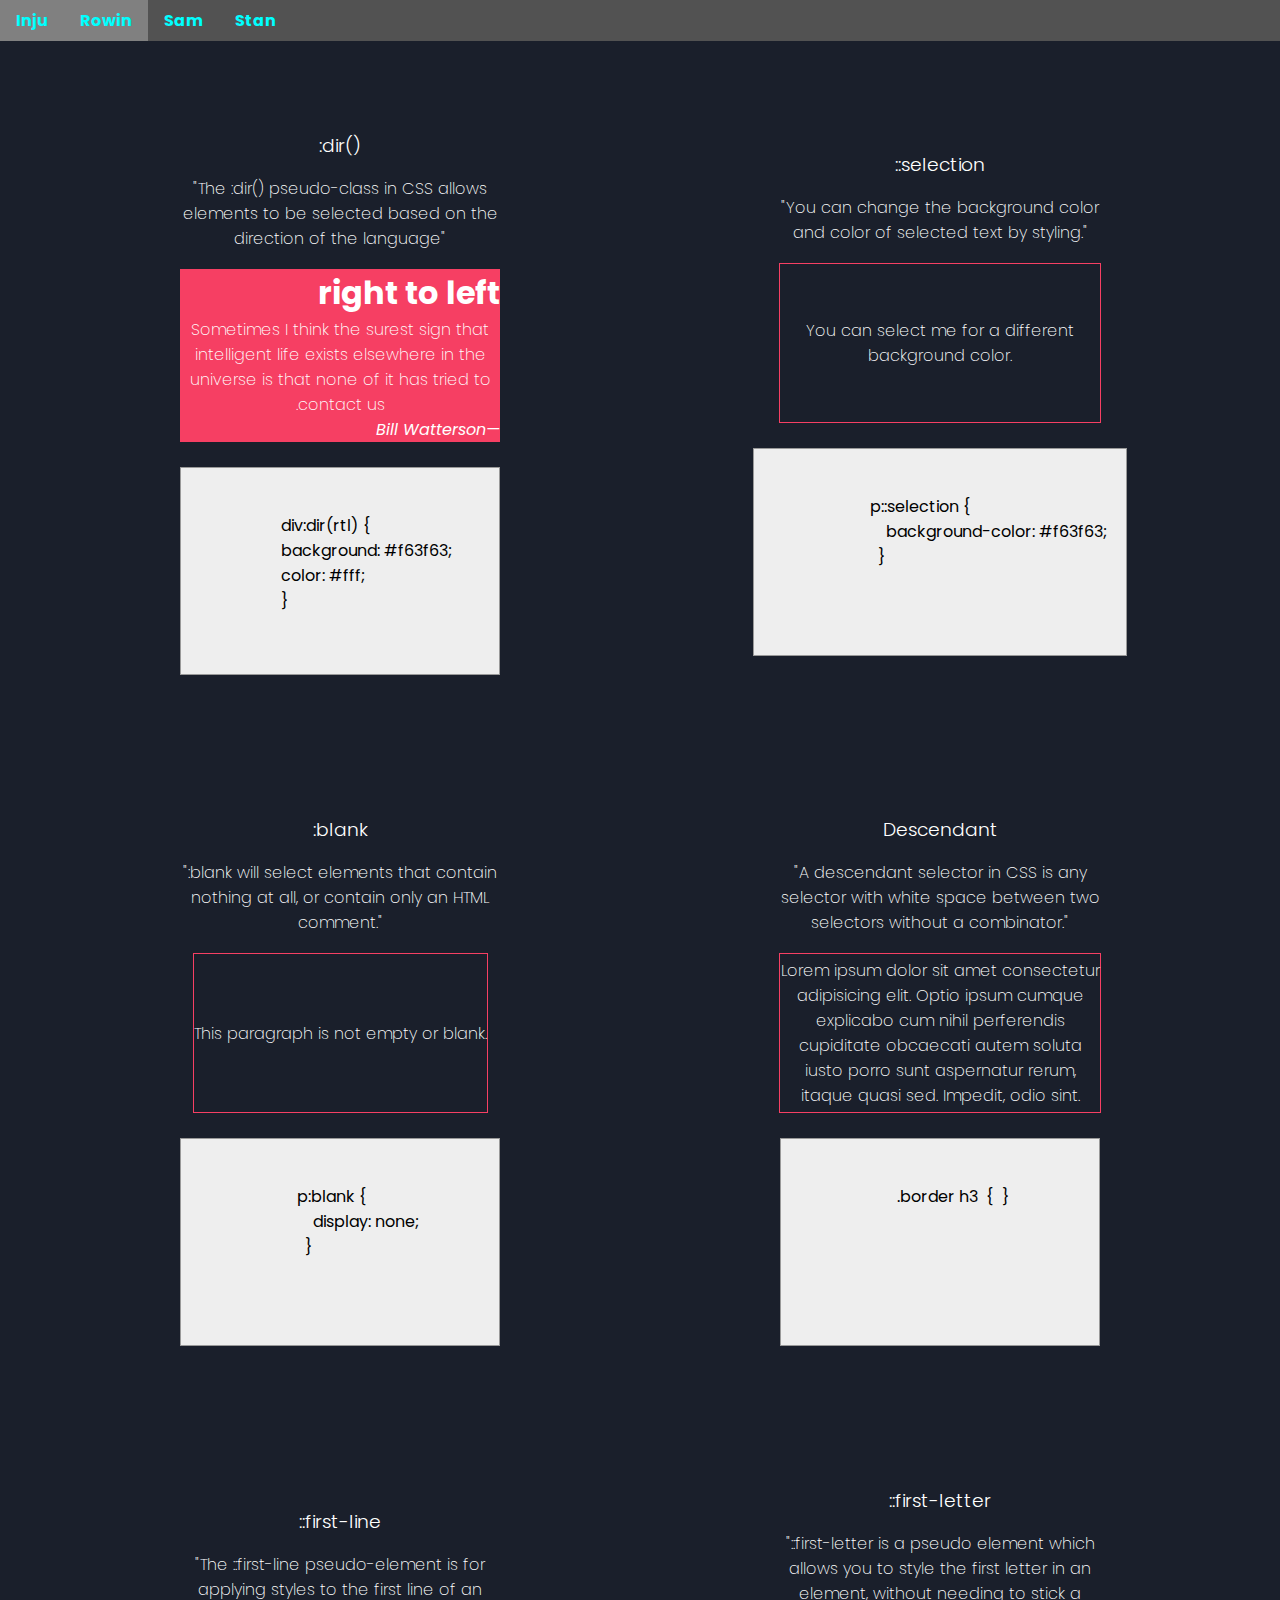
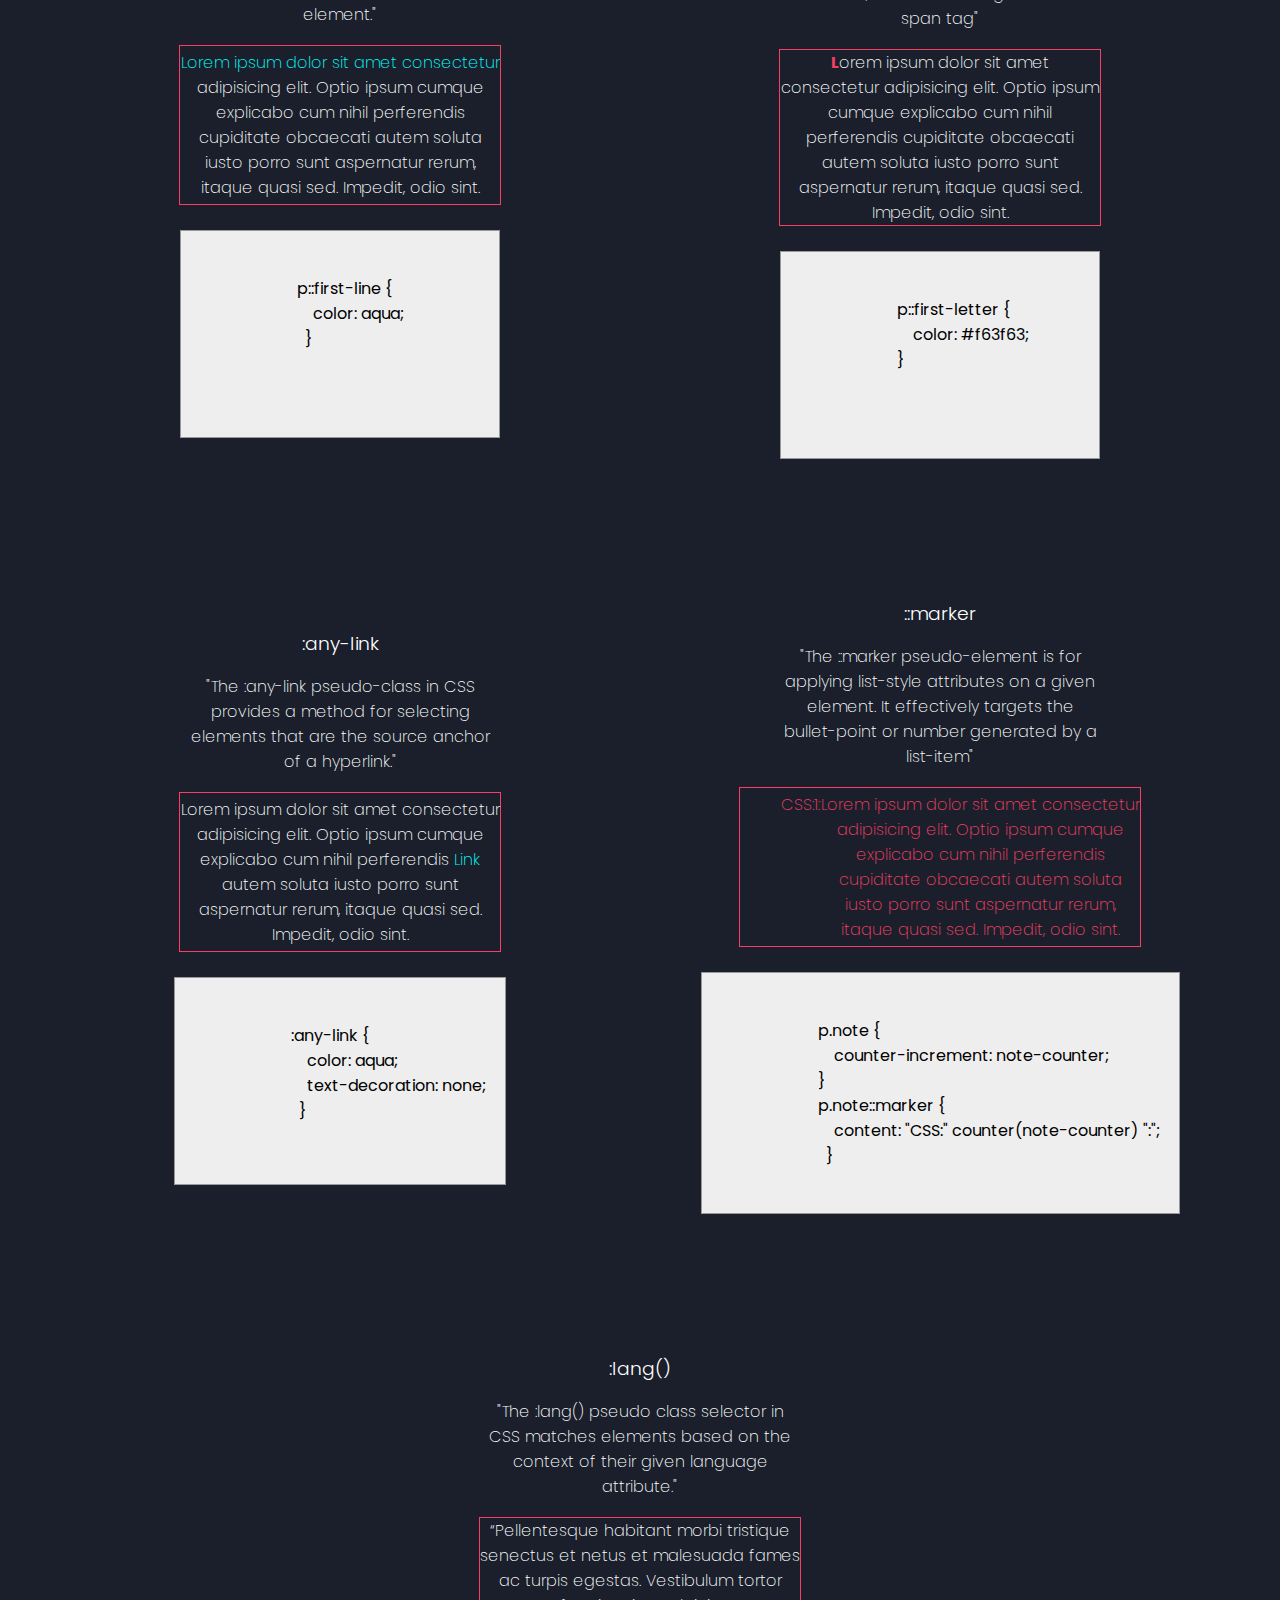
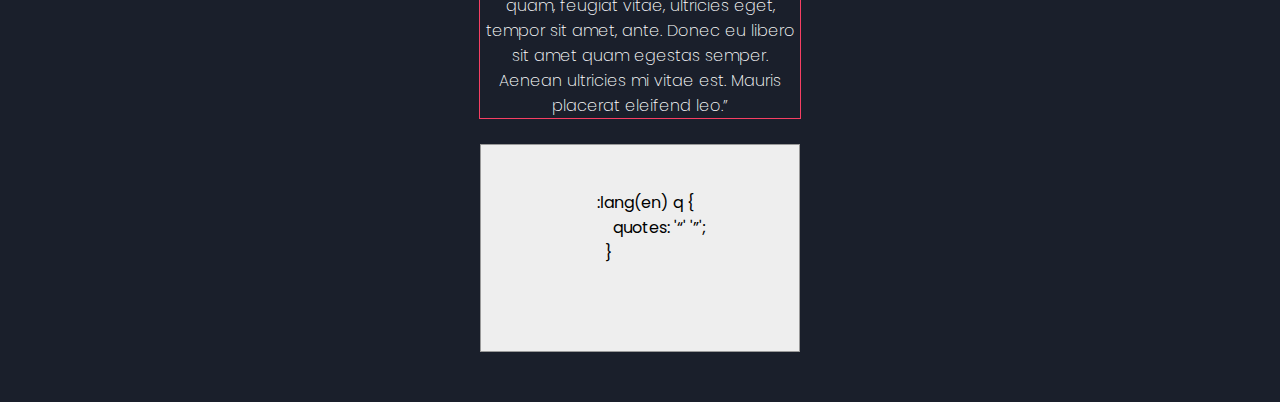
<file: index.html>
<!DOCTYPE html>
<html lang="en">
<head>
    <meta charset="UTF-8">
    <meta name="viewport" content="width=device-width, initial-scale=1.0">
    <link rel="stylesheet" href="style/style.css">
    <title>CSS to the rescue</title>
</head>
<body>
  <header>
    <nav>
      <ul>
        <li>
          <a href="https://injumichorius.github.io/CSS/">Inju</a>
        </li>
        <li>
          <a href="https://rowinruizendaal.github.io/css-to-the-rescue-2021/index.html" class="active">Rowin</a>
        </li>
        <li>
          <a href="https://samslotemaker.github.io/css-to-the-rescue-2021/kennismakings-opdracht/index.html">Sam</a>
        </li>
        <li>
          <a href="https://stanbankras.github.io/css-to-the-rescue-2021/index.html">Stan</a>
        </li>
      </ul>
    </nav>
  </header>
    <main>
        <section>
            <div class="container">
                <h3>:dir()</h3>
                <blockquote>"The :dir() pseudo-class in CSS allows elements to be selected based on the direction of the language"</blockquote>
                <div dir="rtl">
                    <h1>right to left</h1>
                    <p>Sometimes I think the surest sign that intelligent life exists elsewhere in the universe is that none of it has tried to contact us.</p>
                    <cite>&mdash;Bill Watterson</cite>
                  </div>
                <pre>
                    <code>    
                    div:dir(rtl) {
                    background: #f63f63;
                    color: #fff;
                    }
                    </code>
                  </pre>
            </div>
            <div class="container">
                <h3>::selection</h3>
                <blockquote>"You can change the background color and color of selected text by styling."</blockquote>
                <div class="border">
                    <p class='example-background-color'>You can select me for a different background color.</p>
                  </div>
                <pre>
                    <code>    
                        p::selection {
                            background-color: #f63f63;
                          }
                        </code>
                  </pre>
            </div>
            <div class="container">
                <h3>:blank</h3>
                <blockquote>":blank will select elements that contain nothing at all, or contain only an HTML comment."</blockquote>
                <div class="border">
                    <p>This paragraph is not empty or blank.</p>
                    <p><!-- nothing but a comment--></p>
                  </div>
                <pre>
                    <code>    
                        p:blank {
                            display: none;
                          }
                        </code>
                  </pre>
            </div>
            <div class="container">
                <h3>Descendant</h3>
                <blockquote>"A descendant selector in CSS is any selector with white space between two selectors without a combinator."</blockquote>
                <div class="border">
                    <p>Lorem ipsum dolor sit amet consectetur adipisicing elit. Optio ipsum cumque explicabo cum nihil perferendis cupiditate obcaecati autem soluta iusto porro sunt aspernatur rerum, itaque quasi sed. Impedit, odio sint.</p>
                  </div>
                <pre>
                    <code>    
                        .border h3  {  }
                        </code>
                  </pre>
            </div>
            <div class="container">
                <h3>::first-line</h3>
                <blockquote>"The ::first-line pseudo-element is for applying styles to the first line of an element."</blockquote>
                <div class="border">
                    <p class="first-line">Lorem ipsum dolor sit amet consectetur adipisicing elit. Optio ipsum cumque explicabo cum nihil perferendis cupiditate obcaecati autem soluta iusto porro sunt aspernatur rerum, itaque quasi sed. Impedit, odio sint.</p>
                  </div>
                <pre>
                    <code>    
                        p::first-line {
                            color: aqua;
                          }
                        </code>
                  </pre>
            </div>
            <div class="container">
                <h3>::first-letter</h3>
                <blockquote>"::first-letter is a pseudo element which allows you to style the first letter in an element, without needing to stick a span tag"</blockquote>
                <div class="border">
                    <p class="first-letter">Lorem ipsum dolor sit amet consectetur adipisicing elit. Optio ipsum cumque explicabo cum nihil perferendis cupiditate obcaecati autem soluta iusto porro sunt aspernatur rerum, itaque quasi sed. Impedit, odio sint.</p>
                  </div>
                <pre>
                    <code>    
                        p::first-letter {
                            color: #f63f63;
                        }
                        </code>
                  </pre>
            </div>
            <div class="container">
                <h3>:any-link</h3>
                <blockquote>"The :any-link pseudo-class in CSS provides a method for selecting elements that are the source anchor of a hyperlink."</blockquote>
                <div class="border">
                    <p>Lorem ipsum dolor sit amet consectetur adipisicing elit. Optio ipsum cumque explicabo cum nihil perferendis <a href="https://google.com" target="_blank">Link</a> autem soluta iusto porro sunt aspernatur rerum, itaque quasi sed. Impedit, odio sint.</p>
                  </div>
                <pre>
                    <code>    
                        :any-link {
                            color: aqua;
                            text-decoration: none;
                          }
                        </code>
                  </pre>
            </div>
            <div class="container">
                <h3>::marker</h3>
                <blockquote>"The ::marker pseudo-element is for applying list-style attributes on a given element. It effectively targets the bullet-point or number generated by a list-item"</blockquote>
                <div class="border">
                    <p class="note">Lorem ipsum dolor sit amet consectetur adipisicing elit. Optio ipsum cumque explicabo cum nihil perferendis cupiditate obcaecati autem soluta iusto porro sunt aspernatur rerum, itaque quasi sed. Impedit, odio sint.</p>
                  </div>
                <pre>
                    <code>    
                        p.note {
                            counter-increment: note-counter;
                        }
                        p.note::marker {
                            content: "CSS:" counter(note-counter) ":";
                          }
                        </code>
                  </pre>
            </div>
            <div class="container">
                <h3>:lang()</h3>
                <blockquote>"The :lang() pseudo class selector in CSS matches elements based on the context of their given language attribute."</blockquote>
                <div class="border">
                    <p><q>Pellentesque habitant morbi tristique senectus et netus et malesuada fames ac turpis egestas. Vestibulum tortor quam, feugiat vitae, ultricies eget, tempor sit amet, ante. Donec eu libero sit amet quam egestas semper. Aenean ultricies mi vitae est. Mauris placerat eleifend leo.</q></p>
                  </div>
                <pre>
                    <code>    
                        :lang(en) q { 
                            quotes: '“' '”'; 
                          }
                        </code>
                  </pre>
            </div>
        </section>
        
    </main>
</body>
</html>
</file>
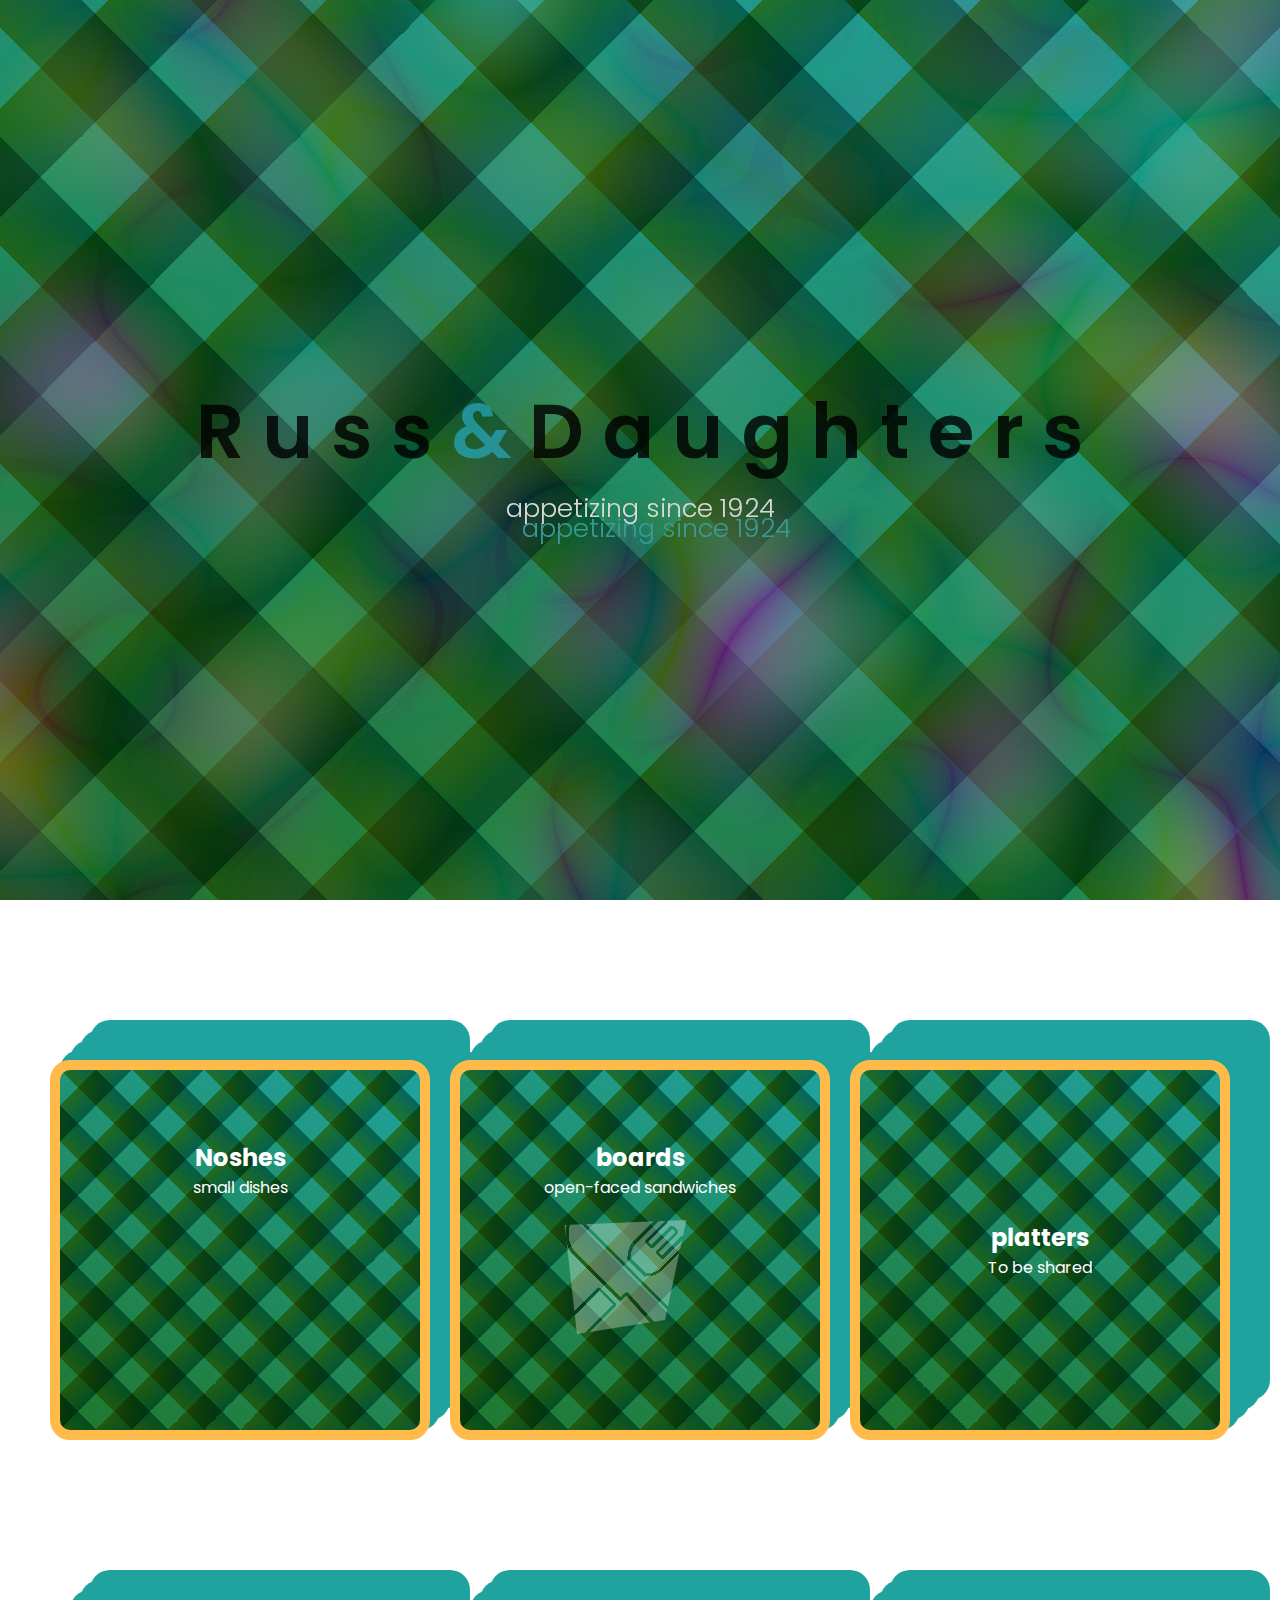
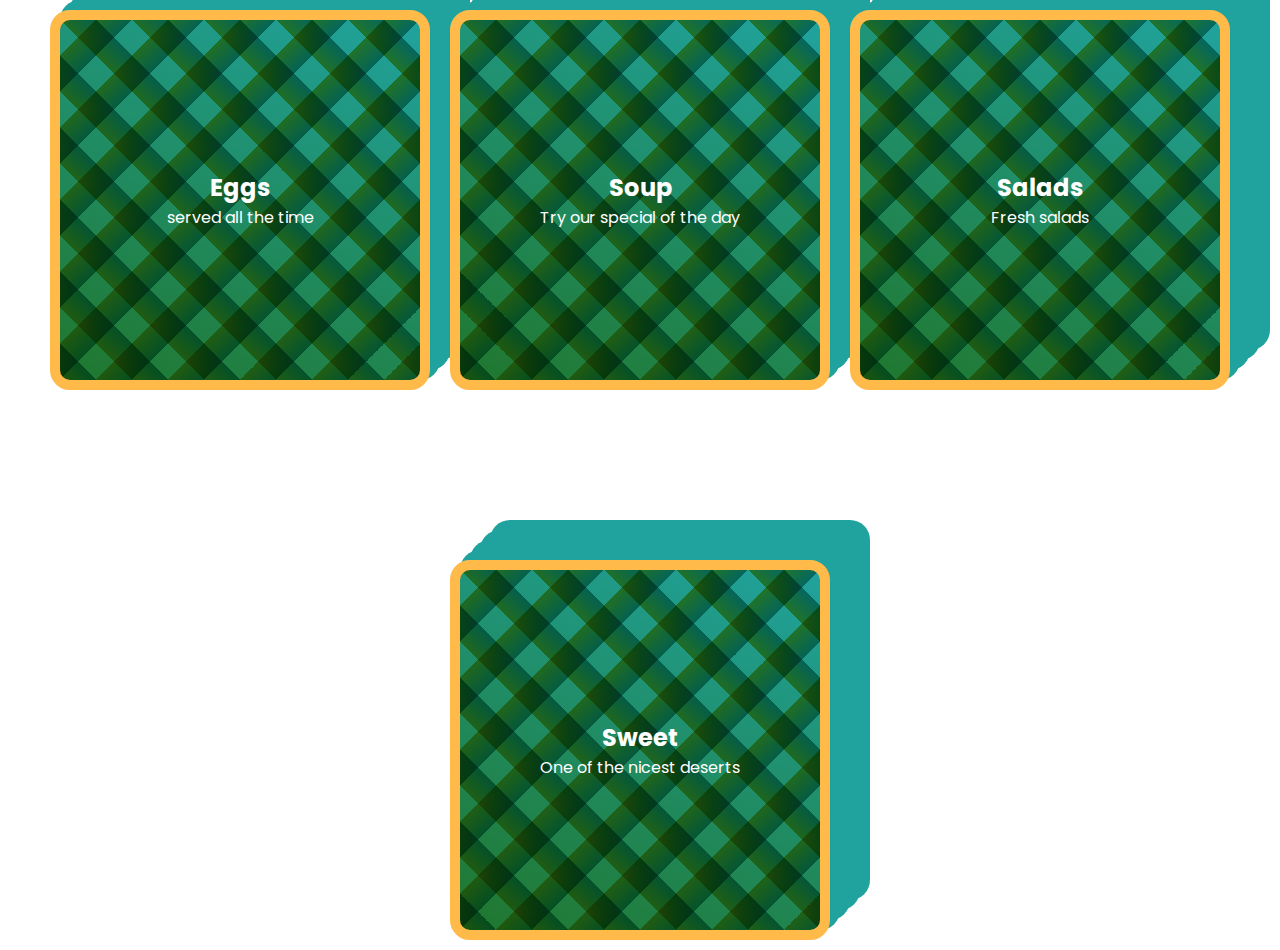
<file: docs/assignments/menu.html>
<!DOCTYPE html>
<html>

<head>
    <meta charset="utf-8" />
    <title>A template for a responsive restaurant menu</title>
    <meta name="viewport" content="width=device-width, initial-scale=1">
    <link rel="stylesheet" href="style/style.css">
    <!-- SUGGESTIONS FOR STYLING
	https://duckduckgo.com/?q=beautiful+restaurant+menus&t=ffab&iax=images&ia=images
	-->
</head>

<body>
    <header>
        <h1>
            <span>R</span>
            <span>u</span>
            <span>s</span>
            <span>s</span>
            <span>&</span>
            <span>D</span>
            <span>a</span>
            <span>u</span>
            <span>g</span>
            <span>h</span>
            <span>t</span>
            <span>e</span>
            <span>r</span>
            <span>s</span>
        </h1>
        <p>appetizing since 1924</p>

        <svg xmlns="http://www.w3.org/2000/svg" viewBox="0 0 1440 320">
            <filter id="displacementFilter">
                <feTurbulence type="turbulence" baseFrequency="0.004" numOctaves="1" result="turbulence" />
            </filter>
        </svg>
    </header>

    <main>
        <section tabindex="1">
            <header>
                <h2>Noshes</h2>
                <p>small dishes</p>
                <!-- background image svg with filter-->
                <div>
                    <svg xmlns="http://www.w3.org/2000/svg" viewBox="0 0 1440 320">
                        <filter id="filter" x="-20%" y="-20%" width="140%" height="140%" filterUnits="objectBoundingBox"
                            primitiveUnits="userSpaceOnUse" color-interpolation-filters="linearRGB">
                            <feSpecularLighting surfaceScale="5" specularConstant="0.5" specularExponent="10"
                                lighting-color="#1A5E6" x="0%" y="0%" width="100%" height="100%" in="colormatrix1"
                                result="specularLighting">
                                <feDistantLight azimuth="3" elevation="55" />
                            </feSpecularLighting>
                        </filter>
                    </svg>
                </div>
            </header>

            <article>
                <h3>Russ &amp; Daughters Knishes</h3>
                <p>Potato, carmelized onion, mustard</p>
                <div>8</div>
            </article>

            <article>
                <h3>Hot Smoke/Cold Smoke</h3>
                <p>Kippered baked Salmon &amp; Scottish smoked salmon spread, waffle-cut potato chips</p>
                <div>13</div>
            </article>

            <article>
                <h3>Potato latkes</h3>
                <p>Salmon roe and creme fraiche</p>
                <div>13</div>
            </article>

            <article>
                <h3>Kasha Varnishkas</h3>
                <p>buckwheat, caramelized onion, bowtie egg noodles</p>
            </article>

            <article>
                <h3>Chopped liver</h3>
                <p>Matzo, pickled red onion</p>
                <div>9</div>
            </article>

            <article>
                <h3>Super heebster</h3>
                <p>whitefish &amp; baked salmon salad, wasabi-infused fish roe, horseradish dill cream cheese, bagel
                    toast
                </p>
                <div>10</div>
            </article>

            <article>
                <h3>Pastrami Russ</h3>
                <p>pastrami-cured salmon, muenster cheese, sauerkraut, mustard, pickle, pretzel roll</p>
                <div>12</div>
            </article>

            <article>
                <h3>sours</h3>
                <p>pickled vegetables, pickles from the barrel</p>
                <div>7</div>
            </article>
        </section>


        <section tabindex="2">
            <header>
                <h2>boards</h2>
                <p>open-faced sandwiches</p>
                <div>
                    <svg x="0px" y="0px" viewBox="0 0 512 512">
                        <defs>
                            <clipPath id="user-space" clipPathUnits="userSpaceOnUse">
                                <circle cx="50" cy="50" r="50" />
                            </clipPath>
                        </defs>
                        <g>
                            <g>
                                <path d="M498.682,435.326L297.917,234.56L63.357,0H45.026l-3.743,9.511c-9.879,25.104-14.1,50.78-12.205,74.249
                                 c2.16,26.752,12.323,49.913,29.392,66.982L241.58,333.852l24.152-24.152l169.285,189.293c16.84,16.84,45.825,17.84,63.665,0
                                 C516.236,481.439,516.236,452.879,498.682,435.326z" />
                            </g>
                        </g>
                        <g>
                            <g>
                                <path d="M156.728,291.442L13.317,434.853c-17.552,17.552-17.552,46.113,0,63.665c16.674,16.674,45.519,18.146,63.665,0
                                 l143.412-143.412L156.728,291.442z" />
                            </g>
                        </g>
                        <g>
                            <g>
                                <path
                                    d="M490.253,85.249l-81.351,81.35l-21.223-21.222l81.351-81.351l-21.222-21.222l-81.35,81.35l-21.222-21.222l81.351-81.35
                              L405.366,0.361L299.256,106.471c-12.981,12.981-20.732,30.217-21.828,48.535c-0.277,4.641-1.329,9.206-3.074,13.548l68.929,68.929
                              c4.342-1.747,8.908-2.798,13.548-3.075c18.318-1.093,35.554-8.846,48.535-21.827l106.11-106.109L490.253,85.249z" />
                            </g>
                    </svg>
                </div>
            </header>

            <article>
                <h3>the classic</h3>
                <p>gaspe nova smoked salmon, cream cheese, bagel-bialy, tomato, onion, capers</p>
                <div>16</div>
            </article>

            <article>
                <h3>mensch</h3>
                <p>sturgeon, butter, bagel/bialy, tomato, onion, capers</p>
                <div>22</div>
            </article>

            <article>
                <h3>shtetl</h3>
                <p>smoked sable, goat cream cheese, bagel-bialy, tomato, onion, capers</p>
                <div>18</div>
            </article>

            <article>
                <h3>yum kippered</h3>
                <p>kippered (baked) salmon, cream cheese, bagel/bialy, tomato, onion, capers</p>
                <div>16</div>
            </article>
        </section>


        <section tabindex="3">
            <header>
                <h2>platters</h2>
                <p>To be shared</p>
            </header>

            <article>
                <h3>smoked fish</h3>
                <p><em>Serves 3 - 4 people</em> with cream cheese, onion, tomato, capers &amp; new potato salad and Russ
                    &amp; daughters bread basket</p>
            </article>

            <article>
                <h3>the hattie</h3>
                <p>smoked whitefish, kippered (baked) salmon, gaspe nova smoked salmon, sable</p>
                <div>80</div>
            </article>

            <article>
                <h3>the ida</h3>
                <p>scottish smoked salmon, gaspe nova smoked salmon, pastrami-cured salmon, gravlox</p>
                <div>70</div>
            </article>

            <article>
                <h3>the anne</h3>
                <p>western nova smoked salmon, private stock sturgeon, sable, smoked brook trout, wild alaskan salmon
                    roe
                </p>
                <div>90</div>
            </article>
        </section>


        <section tabindex="4">
            <header>
                <h2>Eggs</h2>
                <p>served all the time</p>
                <blockquote>
                    <p>"Ess gezinter hayt."</p>
                    <p>Eat in good health.</p>
                    <cite>— Yiddish idiom</cite>
                </blockquote>
            </header>


            <article>
                <h3>Lox, eggs &amp; onions</h3>
                <p>with toasted shissel rye</p>
                <div>15</div>
            </article>

            <article>
                <h3>sturgeon, eggs &amp; onion</h3>
                <p>with toasted pumpernickel</p>
                <div>19</div>
            </article>

            <article>
                <h3>bella's matzo brei</h3>
                <p>matzo, egg, applesauce, sour cream</p>
                <div>12</div>
            </article>

            <article>
                <h3>lower sunny side</h3>
                <p>sunny side up eggs, gaspe nova smoked salmon, potato latkes</p>
                <div>16</div>
            </article>

            <article>
                <h3>eggs benny</h3>
                <p>poached eggs, scottish smoked salmon, sautéed spinach, hollandaise, challah</p>
                <div>18</div>
            </article>

            <article>
                <h3>farm egg omelette</h3>
                <p>gaspe nova smoked salmon, cream cheese</p>
                <div>15</div>
            </article>

            <article>
                <h3>soft scrambled eggs &amp; caviar</h3>
                <p>custard-like egg, caviar with challah</p>
                <div>180</div>
            </article>
        </section>


        <section tabindex="6">
            <header>
                <h2>Soup</h2>
                <p>Try our special of the day</p>
            </header>

            <article>
                <h3>Matzo Ball</h3>
                <p>chicken, vegetables, matzo ball</p>
                <div>8</div>
            </article>

            <article>
                <h3>Mushroom Barley</h3>
                <p>mushrooms, barley with shissel rye bread</p>
                <div>8</div>
            </article>

            <article>
                <h3>Borscht</h3>
                <p>served chilled: beets, sour cream, dill with pumpernickel</p>
                <div>8</div>
            </article>

            <article>
                <h3>Smoked Whitefish Chowder</h3>
                <p>dill, esplette pepper, matzo</p>
                <div>10</div>
            </article>
        </section>
        <section tabindex="7">
            <header>
                <h2>Salads</h2>
                <p>Fresh salads</p>
            </header>

            <article>
                <h3>Mixed Green</h3>
                <p>greens, fennel, dill, capers, citrus dressing</p>
                <div>9</div>
            </article>

            <article>
                <h3>Chopped Salad</h3>
                <p>smoked whitefish, avocado, beets, egg, apple, mixed greens, matzo, buttermilk dressing</p>
                <div>14</div>
            </article>

            <article>
                <h3>Smoked Trout& Potato</h3>
                <p>smoked trout, watercress, caper mustard dressing</p>
                <div>14</div>
            </article>
        </section>


        <section tabindex="8">
            <header>
                <h2>Sweet</h2>
                <p>One of the nicest deserts</p>

                <blockquote>
                    <p>"A moltsayt on a tsimes iz via a mayse on a moshl."</p>
                    <p>A meal without a sweet dish is like a story without a moral.</p>
                    <cite>— Yiddish idiom</cite>
                </blockquote>
            </header>


            <article>
                <h3>blintzes</h3>
                <p>fruit compote, sour cream</p>
                <div>8</div>
            </article>

            <article>
                <h3>babka french toast</h3>
                <p>chocolate babka, sour cream, berries</p>
                <div>10</div>
            </article>

            <article>
                <h3>noodle kugel</h3>
                <p>farmer cheese, raisins, egg noodles</p>
                <div>7</div>
            </article>

            <article>
                <h3>challah bread pudding</h3>
                <p>dried apricots, caramel sauce</p>
                <div>9</div>
            </article>

            <article>
                <h3>halvah ice cream</h3>
                <p>halvah, sesame, salted caramel</p>
                <div>8</div>
            </article>

            <article>
                <h3>grandpa's grapefruit</h3>
                <p>grapefruit, white germ, maple syrup</p>
                <div>6</div>
            </article>

            <article>
                <h3>baked farmer cheese</h3>
                <p>blueberry, walnut &amp; honey with pumpernickel</p>
                <div>7</div>
            </article>

            <article>
                <h3>cookie plate</h3>
                <p>Russ &amp; daughters cookies &amp; sweets</p>
                <div>8</div>
            </article>
        </section>


    </main>

    <!-- HTML taken and adjusted from https://codepen.io/julesforrest/pen/VqXvgQ -->

</body>

</html>
</file>
<file: style/style.css>
@import url('https://fonts.googleapis.com/css2?family=Poppins:wght@100;200;300;400;500;600;700;800;900&display=swap');

* {
    margin: 0;
    padding: 0;
    box-sizing: border-box;
    font-family: 'Poppins', sans-serif;
}

:root {
    --backgroundColor: #1a1f2b;
}


header nav {
  background-color: rgb(82, 82, 82);
  /* margin-bottom: 2rem; */
}

header nav ul {
  display: flex;
  flex-wrap: wrap;
  list-style: none;
}

header nav a {
  display: block;
  padding: 0.5rem 1rem;
  color: white;
  font-weight: bold;
  text-decoration: none;
  transition: .3s;
}

header nav a.active, header nav a:hover {
  background-color: grey;
}



section {
    position: relative;
    width: 100%;
    min-height: 100vh;
    display: flex;
    justify-content: center;
    align-items: center;
    background: var(--backgroundColor);
    overflow: hidden;
    flex-wrap: wrap;
}

.container {
    display: flex;
    justify-content: center;
    align-items: center;
    flex-direction: column;
    width: 600px;
    margin-top: 10vh;
}

.container div {
    margin-top: 2vh;
    min-height: 10rem;
}

h3 {
    color: white;
    font-weight: 300;
    margin-bottom: 1rem;
}




p,blockquote {
    color: white;
    font-weight: 200;
    max-width: 20em;
    text-align: center;
}

pre code {
    background-color: #eee;
    border: 1px solid #999;
    display: block;
    padding: 20px;
    min-width: 20rem;
    min-height: 13rem;

  }

  div:dir(rtl) {
    background: #f63f63;
    color: #fff;
  }

  .example-background-color::selection {
    background-color: #f63f63;
  }

  .border {
      border: 1px solid #f63f63;
      display: flex;
      justify-content: center;
      align-items: center;
      text-align: center;
  }


  p:blank {
    display: none;
  }

  p:-moz-only-whitespace {
      display: none;
  }

  .border h2  {  
      clip-path: circle(90%);
  }

  .first-line::first-line {
    color: aqua;
  }

  .first-letter::first-letter {
      color: #f63f63;
      font-weight: bold;
  }


  :any-link {
    color: aqua;
    text-decoration: none;
  }

  :-webkit-any-link {
    color: aqua;
    text-decoration: none;
  }

:-moz-any-link {
    color: aqua;
    text-decoration: none;
  }



  p.note {
    counter-increment: note-counter;
    display: list-item;
    color: #f63f63;
    margin-left: 5em;
  }

  p.note::marker {
    content: "CSS:" counter(note-counter) ":";
  }


  q:before { 
      content: open-quote; 
    }

  q:after { 
      content: close-quote; 
    }

  :lang(en) q { 
      quotes: '“' '”'; 
    }
</file>
<file: docs/assignments/style/style.css>
@import url('https://fonts.googleapis.com/css2?family=Poppins:wght@100;200;300;400;500;600;700;800;900&display=swap');

* {
    padding: 0;
    margin: 0;
    box-sizing: border-box;
    overflow-x: hidden;
}

:root {
    --donkerblauw: #E86A92;
    --groen: #2B2D42;
    --width: 50vw;
    --top: 200px;
    --gradient: linear-gradient(25deg, var(--donkerblauw), transparent), repeating-linear-gradient(45deg, var(--donkerblauw) 0%, var(--donkerblauw) 5%, transparent 5%, transparent 10%), var(--donkerblauw) repeating-linear-gradient(-45deg, var(--donkerblauw) 0%, var(--groen) 5%, transparent 5%, transparent 10%);
    --filter: hue-rotate(30deg) drop-shadow(16px 16px 20px var(--groen));
}

:nth-of-type(1) {
    --nth-child: 1
}

:nth-of-type(2) {
    --nth-child: 2
}

:nth-of-type(3) {
    --nth-child: 3
}

:nth-of-type(4) {
    --nth-child: 4
}

:nth-of-type(5) {
    --nth-child: 5
}

:nth-of-type(6) {
    --nth-child: 6
}

:nth-of-type(7) {
    --nth-child: 7
}

:nth-of-type(8) {
    --nth-child: 8
}

:nth-of-type(9) {
    --nth-child: 9
}

:nth-of-type(10) {
    --nth-child: 10
}


/* Global declarations */

h1,
p,
h2,
h3,
div {
    font-family: 'Poppins', sans-serif;
}

h1 {
    font-size: 6vw;
    font-weight: 600;
}


/* HEADING BEGIN OF PAGE */

body>header:nth-child(1) {
    height: 100vh;
    background: var(--gradient);
    background-blend-mode: multiply;
    display: flex;
    justify-content: center;
    align-items: center;
    flex-direction: column;
    min-height: 100vh;
}

body>header:nth-child(1) p {
    font-size: 2vw;
    font-weight: 300;
}


/* Header spans */

header:nth-child(1) h1 span {
    opacity: 0.8;
    animation: text 1s ease forwards;
    transition: ease-in-out;
}

header:nth-child(1) h1 span:nth-child(1) {
    animation: line-animation 2s ease forwards;
}

header:nth-child(1) h1 span:nth-child(2) {
    animation: line-animation 3s ease forwards;
}

header:nth-child(1) h1 span:nth-child(3) {
    animation: line-animation 4s ease forwards;
}

header:nth-child(1) h1 span:nth-child(4) {
    animation: line-animation 5s ease forwards;
}

header:nth-child(1) h1 span:nth-child(5) {
    color: var(--donkerblauw);
    filter: var(--filter);
    animation: text-shadow 0.6s ease-in-out both;
    animation-delay: 4s;
}

header:nth-child(1) h1 span:nth-child(6) {
    animation: line-animation 6s ease forwards;
}

header:nth-child(1) h1 span:nth-child(7) {
    animation: line-animation 7s ease forwards;
}

header:nth-child(1) h1 span:nth-child(8) {
    animation: line-animation 8s ease forwards;
}

header:nth-child(1) h1 span:nth-child(9) {
    animation: line-animation 9s ease forwards;
}

header:nth-child(1) h1 span:nth-child(10) {
    animation: line-animation 10s ease forwards;
}

header:nth-child(1) h1 span:nth-child(11) {
    animation: line-animation 11s ease forwards;
}

header:nth-child(1) h1 span:nth-child(12) {
    animation: line-animation 12s ease forwards;
}

header:nth-child(1) h1 span:nth-child(13) {
    animation: line-animation 13s ease forwards;
}

header:nth-child(1) h1 span:nth-child(14) {
    animation: line-animation 14s ease forwards;
}


/* Header paragraph */

body>header:nth-child(1) p {
    color: white;
    font-weight: 300;
    animation: text-shadow 0.6s ease-in-out both;
    animation: change 3s ease-in-out;
    filter: drop-shadow(16px 20px var(--donkerblauw)) invert(15%);
    animation-delay: 4s;
}


/* SVG */

body>header:nth-child(1) svg {
    display: block;
    position: absolute;
    bottom: 0;
    z-index: -2;
    fill: var(--donkerblauw);
    filter: url(#displacementFilter);
    height: 100vh;
}

section>header>div {
    display: block;
    height: 10rem;
    width: 10rem;
    padding: 1rem;
    mask-size: cover;
    mask-repeat: no-repeat;
    mask-position: center center;
}


/* Star SVG */

section:nth-child(1)>header div {
    mask-image: url(https://s3-us-west-2.amazonaws.com/s.cdpn.io/3/star-mask.svg);
    filter: url(#filter);
}


/* Knife and fork SVG */

section:nth-child(2) header div svg {
    clip-path: polygon(3.59% 7.03%, 98.75% 3.13%, 82.03% 81.25%, 13.28% 92.19%);
    fill: white;
    filter: url(#filter);
}


/* Main */

main {
    position: relative;
    display: flex;
    justify-content: center;
    align-items: center;
    flex-wrap: wrap;
}


/* Set all headers */

header {
    z-index: 2;
    position: relative;
    text-align: center;
}


/* Section layouts */

section {
    display: flex;
    justify-content: center;
    align-items: center;
    height: 380px;
    width: 380px;
    background-color: var(--donkerblauw);
    color: #fff;
    margin: 10px;
    border-radius: 20px;
    box-shadow: 10px -10px 0 -3px var(--donkerblauw), 10px -10px var(--donkerblauw), 20px -20px 0 -3px var(--donkerblauw), 20px -20px var(--donkerblauw), 30px -30px 0 -3px var(--donkerblauw), 30px -30px var(--donkerblauw), 40px -40px 0 -3px var(--donkerblauw), 40px -40px var(--donkerblauw);
    background: var(--gradient);
    background-blend-mode: multiply;
    margin-top: 10rem;
    border: 10px solid var(--groen);
}

section:focus {
    background-blend-mode: darken;
}

section:hover::before {
    background-color: var(--donkerblauw);
    transition: 1s;
}

section:hover::after {
    border: 20px solid var(--donkerblauw);
}

section:hover header~article,
section:focus header~article {
    opacity: 1;
    background: var(--gradient);
    background-blend-mode: color-burn;
    color: white;
    backface-visibility: hidden;
    width: var(--width);
    height: 180px;
    left: 0;
    top: calc((var(--nth-child) / 2) * var(--top) + 240px + 10rem);
    z-index: 30;
    text-align: center;
    border-radius: 30px;
}


section:hover header~article:nth-of-type(2n),
section:focus header~article:nth-of-type(2n) {
    top: calc((var(--nth-child) / 2) * var(--top) - var(--top) / 2 + 240px + 10rem);
    left: 50vw;
}

section:hover:nth-of-type(n+5) header~article,
section:focus:nth-of-type(n+5) header~article {
    top: calc((var(--nth-child) / 2) * var(--top) + 660px + 20rem);
}

section:hover:nth-of-type(n+5) header~article:nth-of-type(2n),
section:focus:nth-of-type(n+5) header~article:nth-of-type(2n) {
    top: calc((var(--nth-child) / 2) * var(--top) - var(--top) / 2 + 660px + 20rem);
    left: 50vw;
}

section:nth-child(1):hover+article,
section:nth-child(1):focus+article {
    z-index: 30;
}


/* Blockquote */

blockquote {
    display: none;
}


/* Articles */

article {
    position: absolute;
    z-index: -1;
    opacity: 0;
    display: flex;
    flex-wrap: wrap;
    justify-content: center;
    align-items: center;
}

article p {
    order: 1;
    flex-basis: 100%;
}

article div::before {
    content: '€';
    margin-left: 10px;
}




/* Keyframes */

@keyframes text-shadow {
    0% {
        text-shadow: 0 0 0 var(--groen);
    }

    100% {
        text-shadow: 0 0 18px var(--groen);
    }
}

@keyframes text {
    from {
        opacity: 0.8;
    }

    to {
        opacity: 1;
    }
}

@keyframes line-animation {
    from {
        opacity: 0.1;
        color: var(--donkerblauw);
    }

    to {
        opacity: 1;
        color: white;
    }
}

@keyframes remove {
    from {
        box-shadow: 10px -10px 0 -3px var(--donkerblauw), 10px -10px var(--donkerblauw), 20px -20px 0 -3px var(--donkerblauw), 20px -20px var(--donkerblauw), 30px -30px 0 -3px var(--donkerblauw), 30px -30px var(--donkerblauw), 40px -40px 0 -3px var(--donkerblauw), 40px -40px var(--donkerblauw);
    }

    to {
        box-shadow: 10px 10px 10px;
    }
}

@keyframes show {
    from {
        z-index: -1;
        position: absolute;
    }

    to {
        z-index: 1;
        position: inherit;
    }
}



@media (max-width: 991px) {
    h1 {
        font-size: 5rem;
    }

    body>header:nth-child(1) p {
        font-size: 1.5rem;
    }

    section:hover header~article {
        opacity: 0;
    }

    section:active header~article {
        opacity: 1;
        background: var(--gradient);
        background-blend-mode: darken;
        color: white;
        backface-visibility: hidden;
        width: var(--width);
        height: 180px;
        left: 0;
        top: calc((var(--nth-child) / 2) * var(--top) + 240px + 10rem);
        z-index: 30;
        text-align: center;
    }

    section:active header~article:nth-of-type(2n) {
        top: calc((var(--nth-child) / 2) * var(--top) - var(--top) / 2 + 240px + 10rem);
        left: 50vw;
    }

    section:active:nth-of-type(n+5) header~article {
        top: calc((var(--nth-child) / 2) * var(--top) + 660px + 20rem);
    }

    section:active:nth-of-type(n+5) header~article:nth-of-type(2n) {
        top: calc((var(--nth-child) / 2) * var(--top) - var(--top) / 2 + 660px + 20rem);
        left: 50vw;
    }

    section:nth-child(1):active+article {
        z-index: 30;
    }

}

@media (prefers-color-scheme: light) {
    :root {
        --donkerblauw: #20A39E;
        --groen: #FFBA49;
        --gradient: linear-gradient(25deg, var(--groen), transparent), repeating-linear-gradient(45deg, var(--groen) 0%, var(--donkerblauw) 5%, transparent 5%, transparent 10%), var(--donkerblauw) repeating-linear-gradient(-45deg, var(--donkerblauw) 0%, var(--groen) 5%, transparent 5%, transparent 10%);
        --filter: hue-rotate(10deg);
    }

    section {
        background-blend-mode: multiply;
    }

    section:hover header~article {
        background-blend-mode: color-burn;
    }
}
</file>
